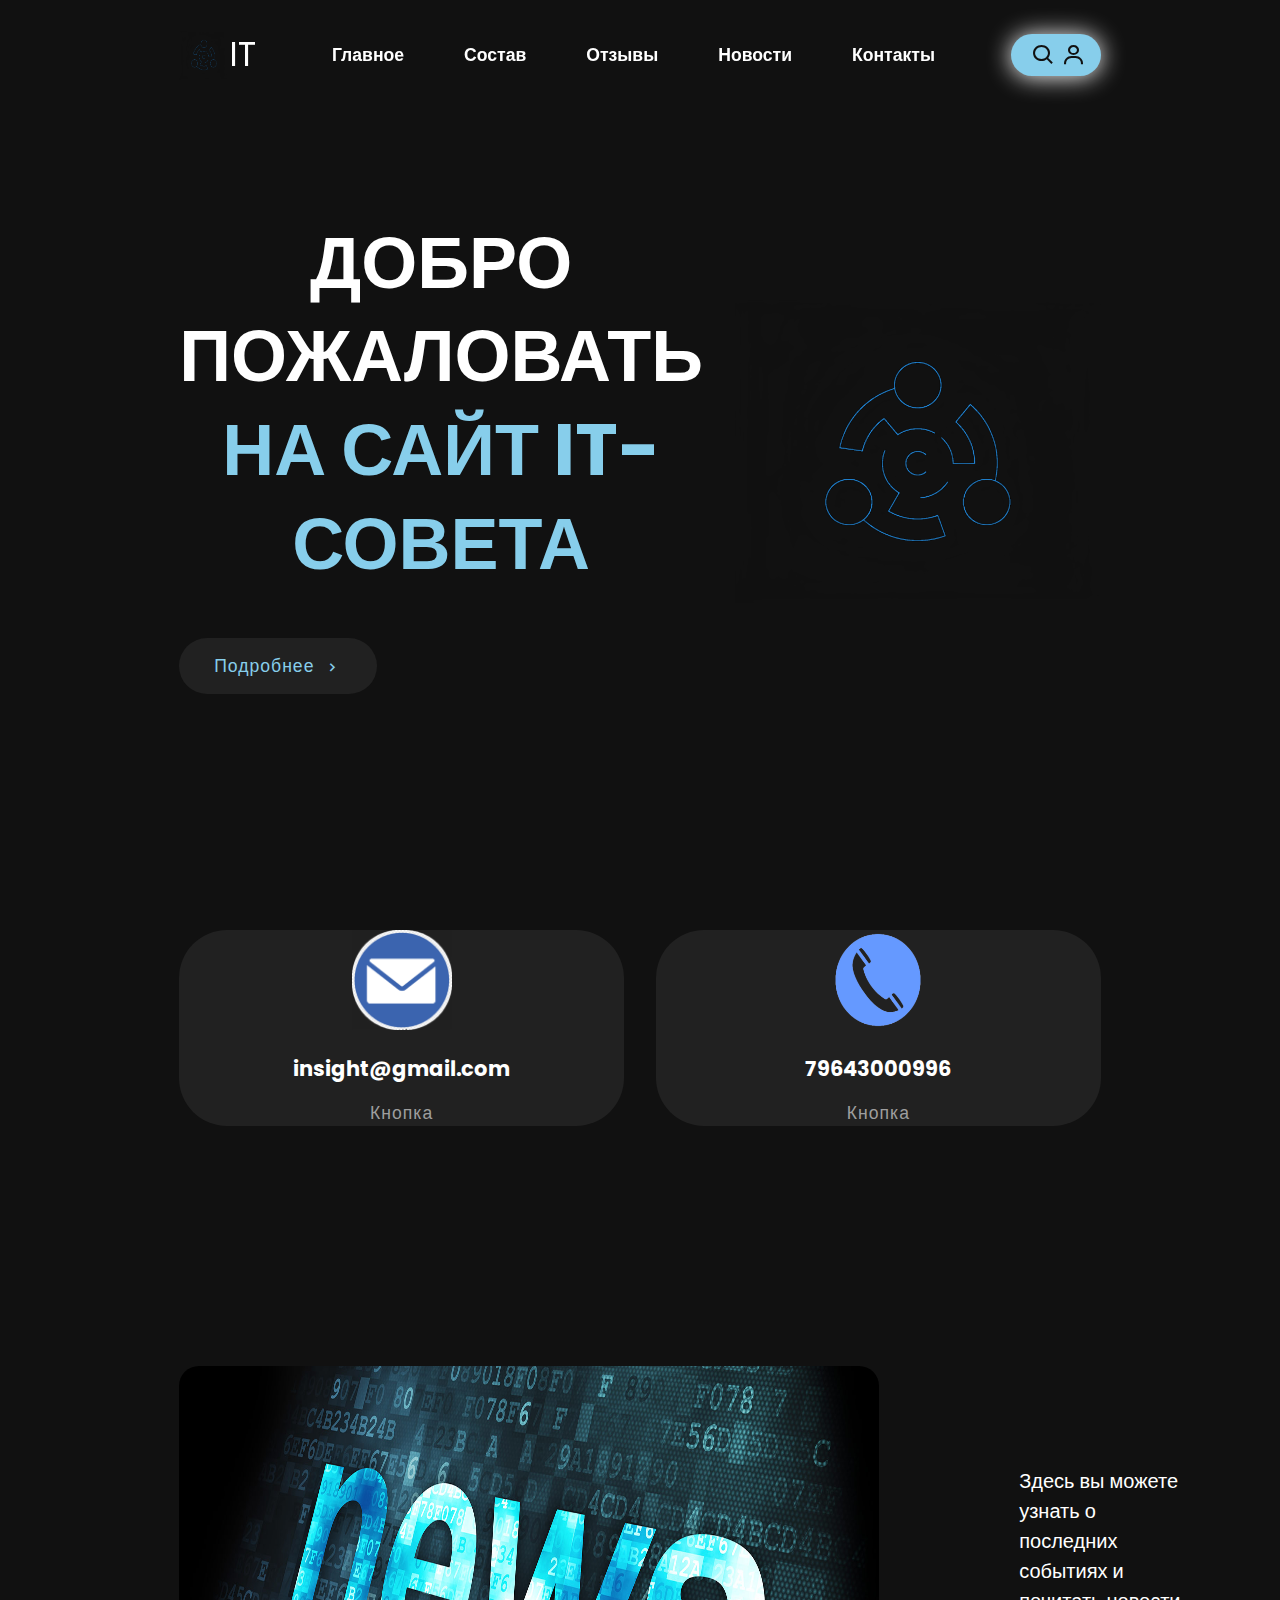
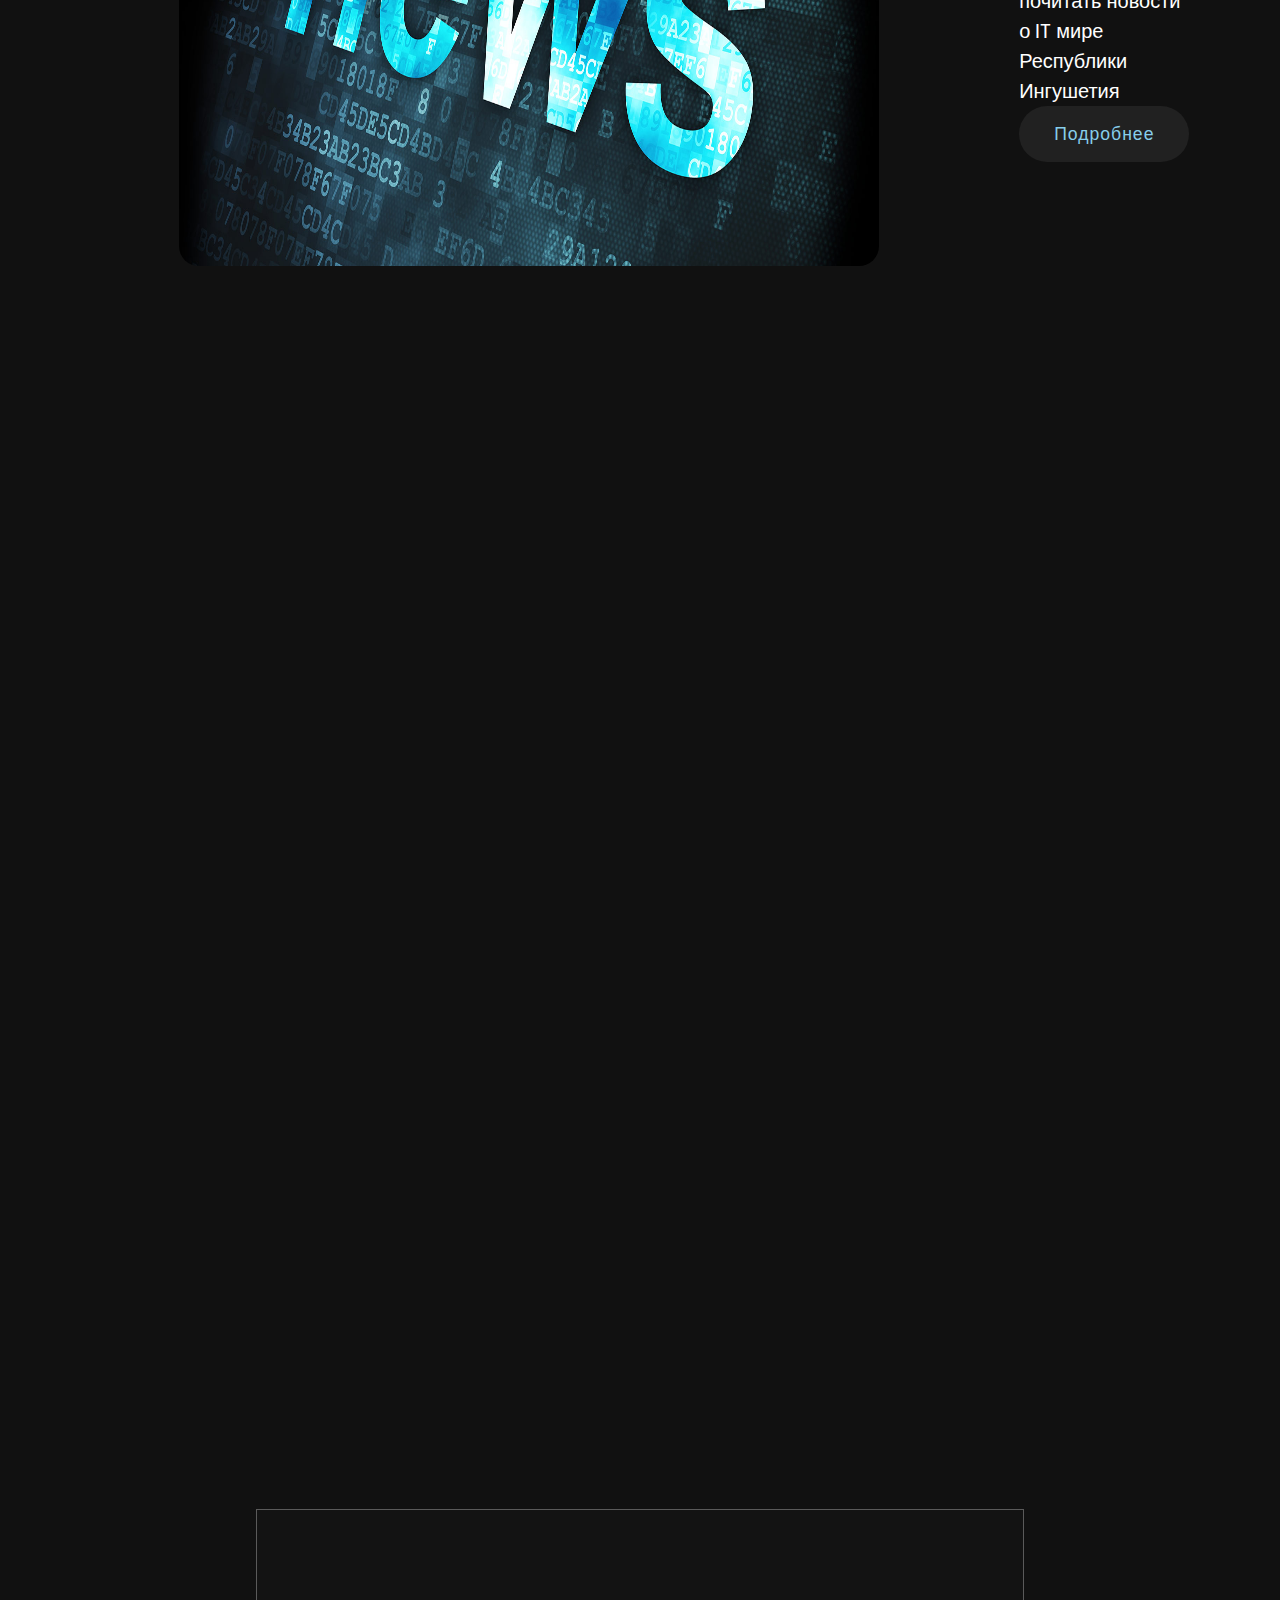
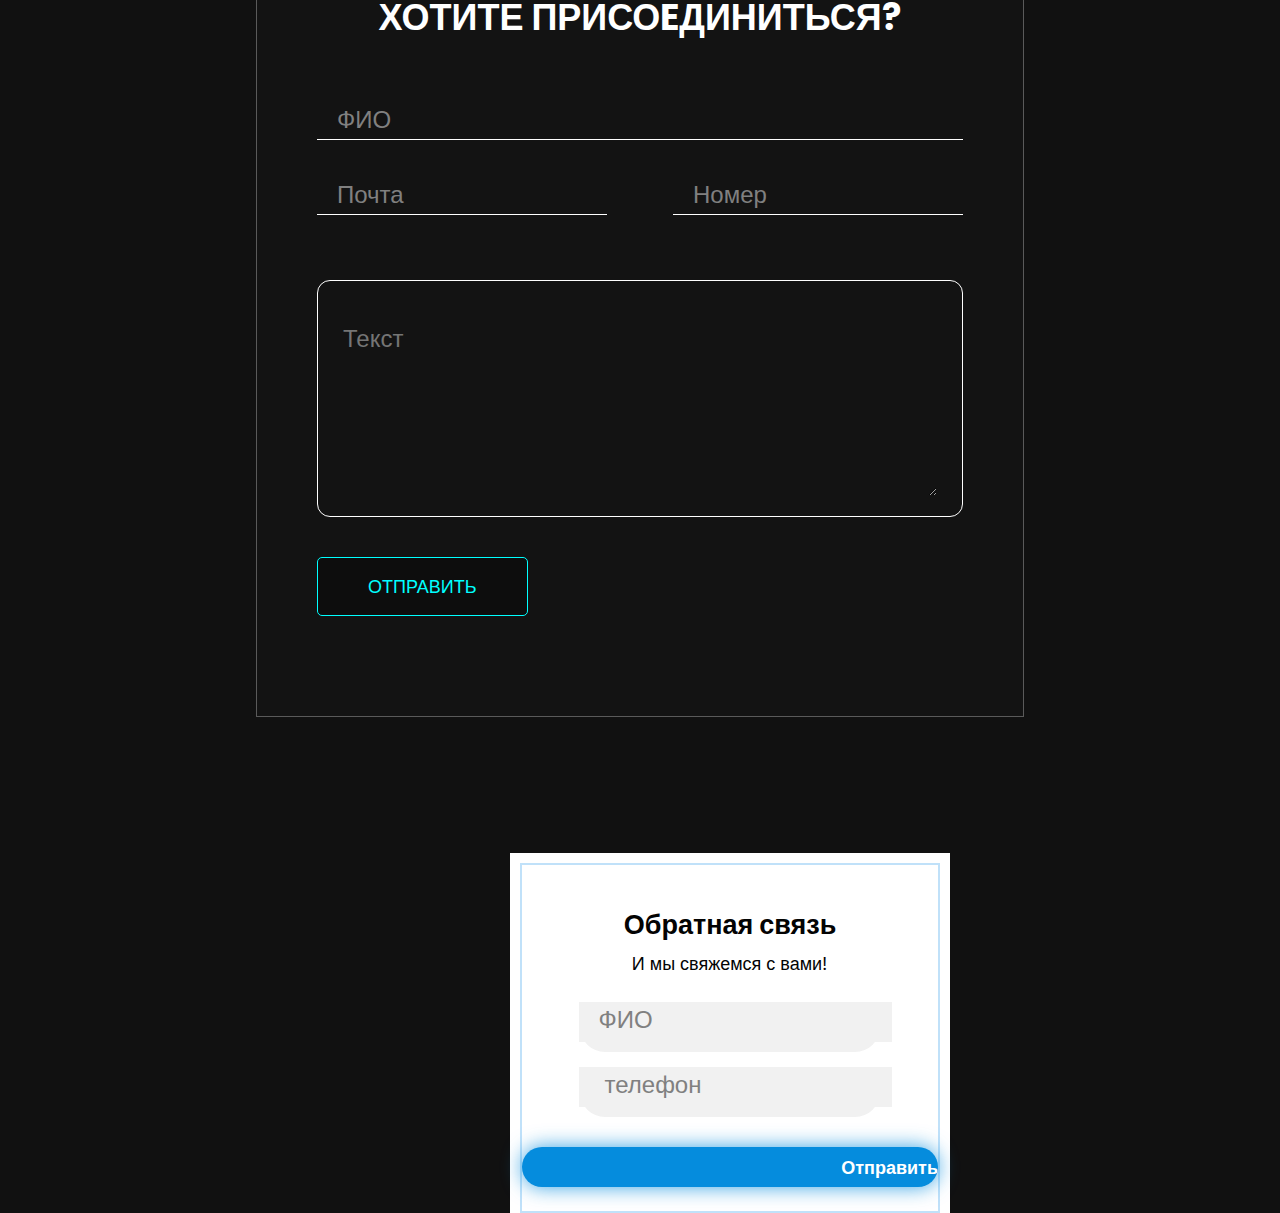
<file: index.html>
<!DOCTYPE html>
<html lang="en">
<head>
    <meta charset="UTF-8">
    <meta name="viewport" content="width=device-width, initial-scale=1.0">
    <title>IT-Совет   </title>

    <link rel="preconnect" href="https://fonts.googleapis.com">
    <link rel="preconnect" href="https://fonts.gstatic.com" crossorigin>
    <link href="https://fonts.googleapis.com/css2?family=Poppins:wght@300;400;500;600;700;800;900&display=swap" rel="stylesheet">

    <link rel="stylesheet" href="style.css">

    <link rel="stylesheet"  href="https://unpkg.com/boxicons@latest/css/boxicons.min.css">


    <link rel="stylesheet" href="https://unpkg.com/boxicons@latest/css/boxicons.min.css">



    

</head>
<body>
    <header>
        <a href="#" class="logo"><img src="./img/logo.png" alt="" width="50px" height="50px">IT </a>


        <ul class="navbar">
            <li><a href="index.html">Главное</a></li>
            <li><a href="nowosti.html">Состав</a></li>
            <li><a href="otzv.html">Отзывы</a></li>
            <li><a href="nowosti-ing.html">Новости</a></li>
            
            <li><a href="contact.html">Контакты</a></li>
            
        </ul>


        <div class="nav-icons">
            <a href="#"><i class='bx bx-search' ></i></a>
            <a href="login.html"><i class='bx bx-user'></i></a>
            
        </div>







    </header>





    <section class="home">
        <div class="home-text">
            <h1>Добро пожаловать <span>на сайт IT-Совета </span>   </h1>
            <a href="./nowosti.html" class="btn">Подробнее<i class='bx bx-chevron-right'></i></a>
           
        </div>

        <div class="home-img">
            <img src="img/logo.png" alt="" >
        </div>


    </section>




    <section class="deatelnost">
        <div class="container-box">
            <img src="./img/img-1.png" alt="" width="100px" height="100px">
            <h3>insight@gmail.com</h3>   
            <a href="#">Кнопка</a>
        </div>

        <div class="container-box">
            <img src="./img/img-2.png" alt="" width="100px" height="100px">
            <h3>79643000996</h3>   
            <a href="#">Кнопка</a>
        </div>


    </section>

<section class="nowosti">

    <img src="./img/nowosti.jpg" alt="" class="img-n">
  
    <div class="p-now">Здесь вы можете узнать о последних   событиях и почитать новости о IT мире Республики Ингушетия     <a href="./nowosti.html" class="btn">Подробнее</a></div>


</section>


<section>
    <p class="maps"><iframe src="https://www.google.com/maps/embed?pb=!1m18!1m12!1m3!1d753.9376070562298!2d44.8991478683068!3d43.192308916723114!2m3!1f0!2f0!3f0!3m2!1i1024!2i768!4f13.1!3m3!1m2!1s0x40506b5eaafa22e7%3A0xee7b13018b86f73c!2z0KHRgNC10LTQvdGP0Y8g0L7QsdGJ0LXQvtCx0YDQsNC30L7QstCw0YLQtdC70YzQvdCw0Y8g0YjQutC-0LvQsCDihJYgMiDRgS4g0KHRg9GA0YXQsNGF0Lg!5e0!3m2!1sru!2sru!4v1689000181109!5m2!1sru!2sru" width="800" height="600" style="border:0;" allowfullscreen="" loading="lazy" referrerpolicy="no-referrer-when-downgrade"></iframe></p>
</section>




    
    
        
        <div class="container1">
            <div class="form1">
                <h1>Хотите присоeдиниться?</h1>
                <div class="data__block">
                    <input type="text" class="name" placeholder="ФИО">
                    <input type="text" class="mail" placeholder="Почта">
                    <input type="text" class="phone" placeholder="Номер">
                </div>
                <div class="text__area">
                    
                    <textarea rows="5" placeholder="Текст"></textarea>
                </div>
                <button>Отправить</button>
            </div>
        </div>
    

   <div class="forma-home">
    <div class="form">
        <h2 class="txt">Обратная связь</h2>
        <p class="txt2">И мы свяжемся с вами!</p>
        <div class="formm">
            <span><i class="fsf"></i></span>
            <input type="text" placeholder="ФИО">        
        </div>
        <div class="formm">
            <span><i class="fsa"></i></span>
            <input type="number" placeholder=" телефон">
        

        </div>
    <input type="submit" class="send" value="Отправить"></div>
    
</div>



    <script src="./script.js"></script>
</body>
</html>
</file>
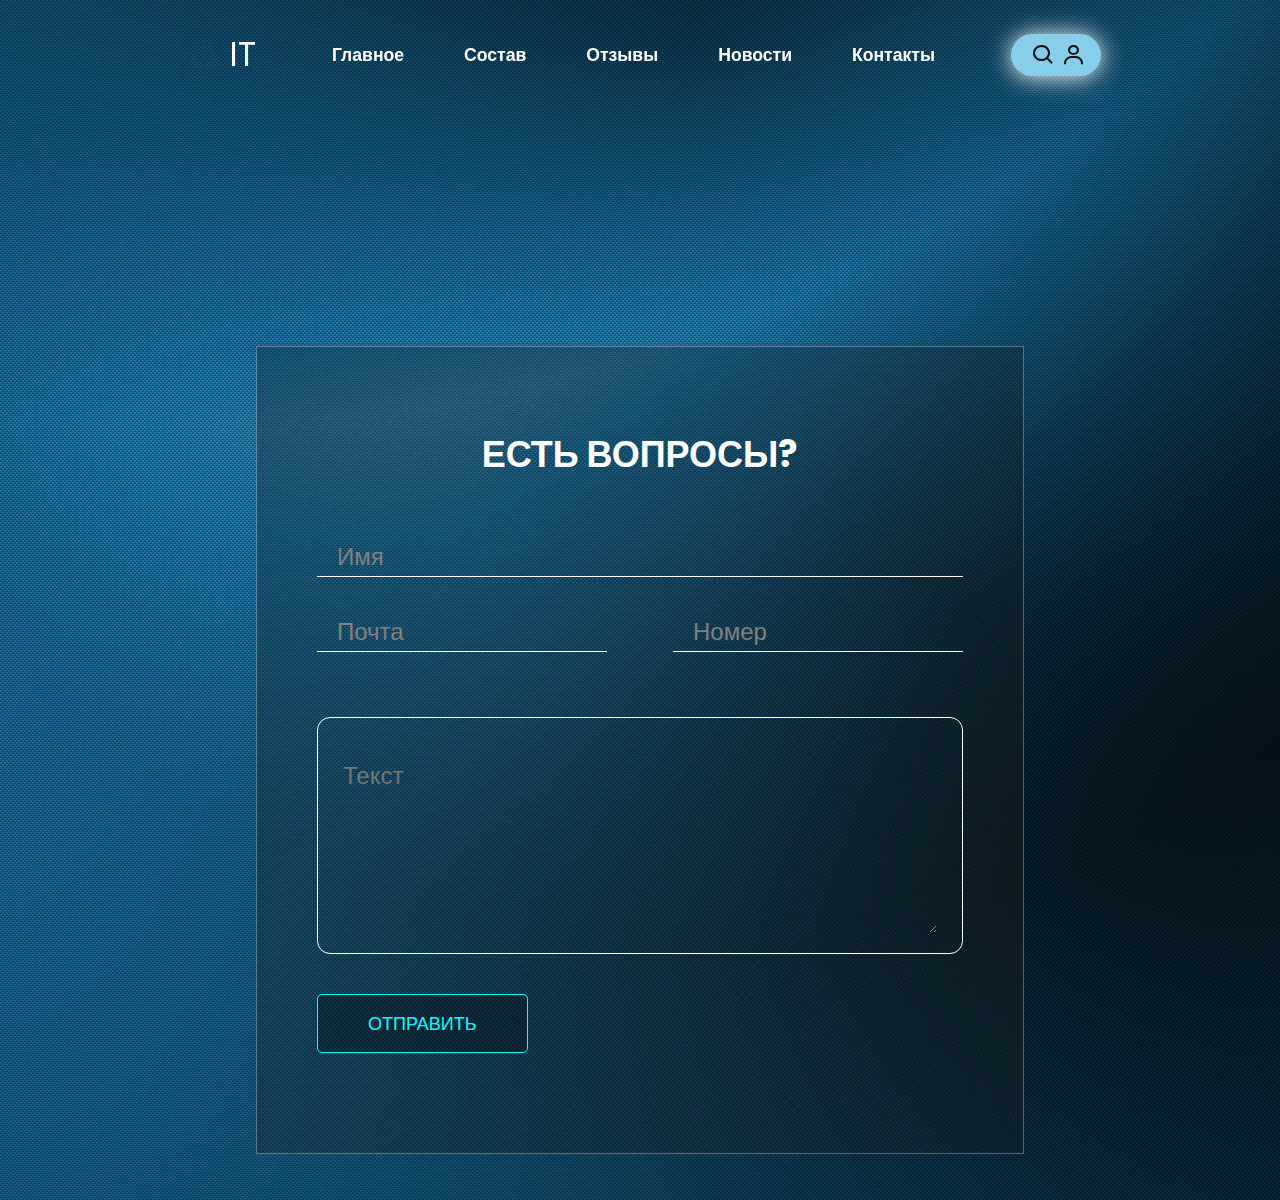
<file: contact.html>
<!DOCTYPE html>
<html lang="en">
<head>
    <meta charset="UTF-8">
    <meta name="viewport" content="width=device-width, initial-scale=1.0">
    <title>IT-Совет</title>

    <link rel="preconnect" href="https://fonts.googleapis.com">
    <link rel="preconnect" href="https://fonts.gstatic.com" crossorigin>
    <link href="https://fonts.googleapis.com/css2?family=Poppins:wght@300;400;500;600;700;800;900&display=swap" rel="stylesheet">

    <link rel="stylesheet" href="style2.css">

    <link rel="stylesheet"  href="https://unpkg.com/boxicons@latest/css/boxicons.min.css">


    <link rel="stylesheet" href="https://unpkg.com/boxicons@latest/css/boxicons.min.css">



    

</head>
<body>
    <header>
        <a href="#" class="logo"><img src="./img/logo.png" alt="" width="50px" height="50px">IT </a>


        <ul class="navbar">
            <li><a href="index.html">Главное</a></li>
            <li><a href="nowosti.html">Состав</a></li>
            <li><a href="otzv.html">Отзывы</a></li>
            <li><a href="nowosti-ing.html">Новости</a></li>
            
            <li><a href="contact.html">Контакты</a></li>
            
        </ul>


        <div class="nav-icons">
            <a href="#"><i class='bx bx-search' ></i></a>
            <a href="login.html"><i class='bx bx-user'></i></a>
            
        </div>







    </header>
     

<div class="container1">
    <div class="form1">
        <h1>Есть вопросы?</h1>
        <div class="data__block">
            <input type="text" class="name" placeholder="Имя">
            <input type="text" class="mail" placeholder="Почта">
            <input type="text" class="phone" placeholder="Номер">
        </div>
        <div class="text__area">
            
            <textarea rows="5" placeholder="Текст"></textarea>
        </div>
        <button>Отправить</button>
    </div>
</div>








    <script src="./script.js"></script>
</body>
</html>
</file>
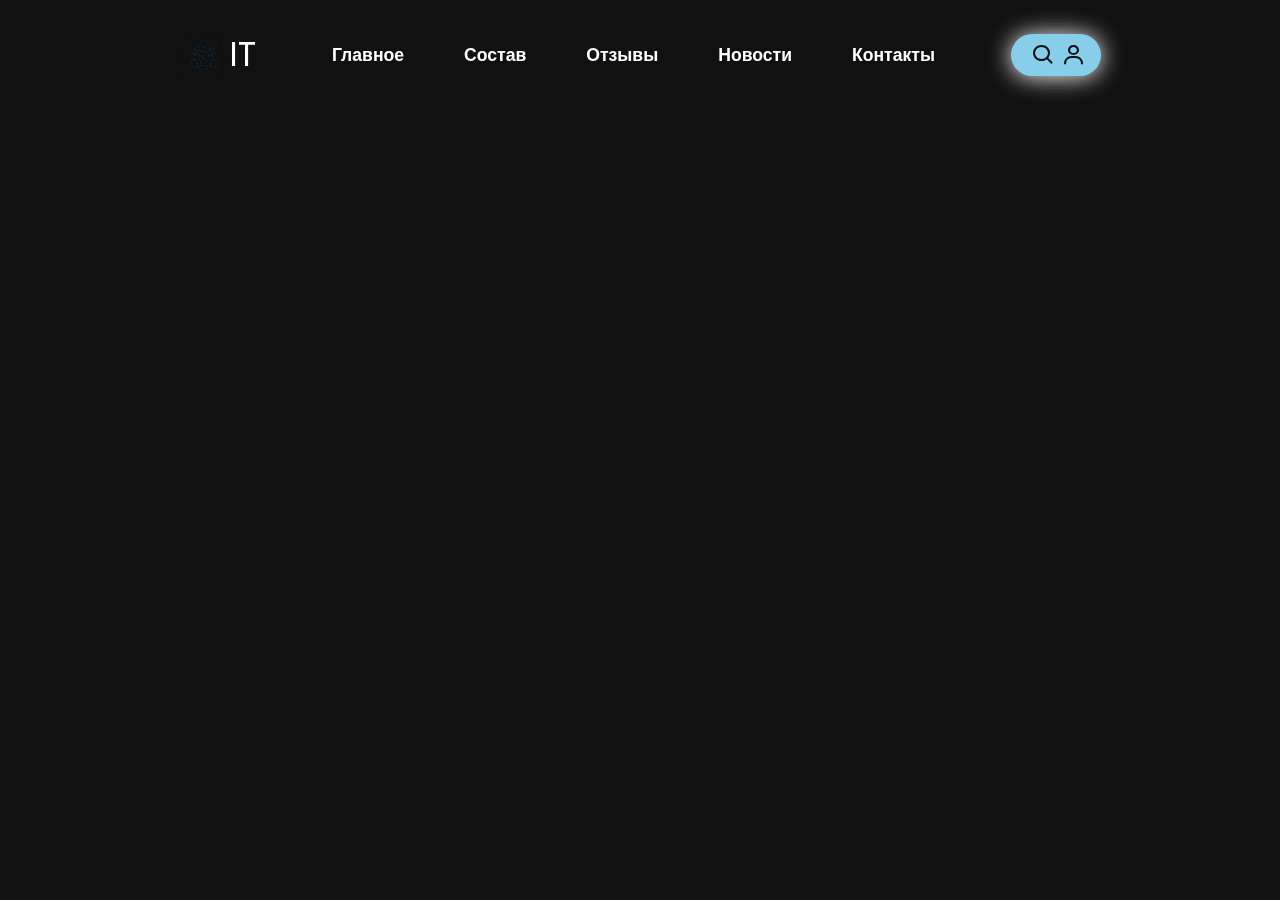
<file: maps.html>
<!DOCTYPE html>
<html lang="en">
<head>
    <meta charset="UTF-8">
    <meta name="viewport" content="width=device-width, initial-scale=1.0">
    <title>IT-Совет</title>

    <link rel="preconnect" href="https://fonts.googleapis.com">
    <link rel="preconnect" href="https://fonts.gstatic.com" crossorigin>
    <link href="https://fonts.googleapis.com/css2?family=Poppins:wght@300;400;500;600;700;800;900&display=swap" rel="stylesheet">

    <link rel="stylesheet" href="style.css">

    <link rel="stylesheet"  href="https://unpkg.com/boxicons@latest/css/boxicons.min.css">


    <link rel="stylesheet" href="https://unpkg.com/boxicons@latest/css/boxicons.min.css">



    

</head>
<body>
    <header>
        <a href="#" class="logo"><img src="./img/logo.png" alt="" width="50px" height="50px">IT </a>


        <ul class="navbar">
            <li><a href="index.html">Главное</a></li>
            <li><a href="nowosti.html">Состав</a></li>
            <li><a href="otzv.html">Отзывы</a></li>
            <li><a href="#">Новости</a></li>
            
            <li><a href="contact.html">Контакты</a></li>
            
        </ul>


        <div class="nav-icons">
            <a href="#"><i class='bx bx-search' ></i></a>
            <a href="login.html"><i class='bx bx-user'></i></a>
            
        </div>







    </header>

    <body>
    
    
    </body>
</file>
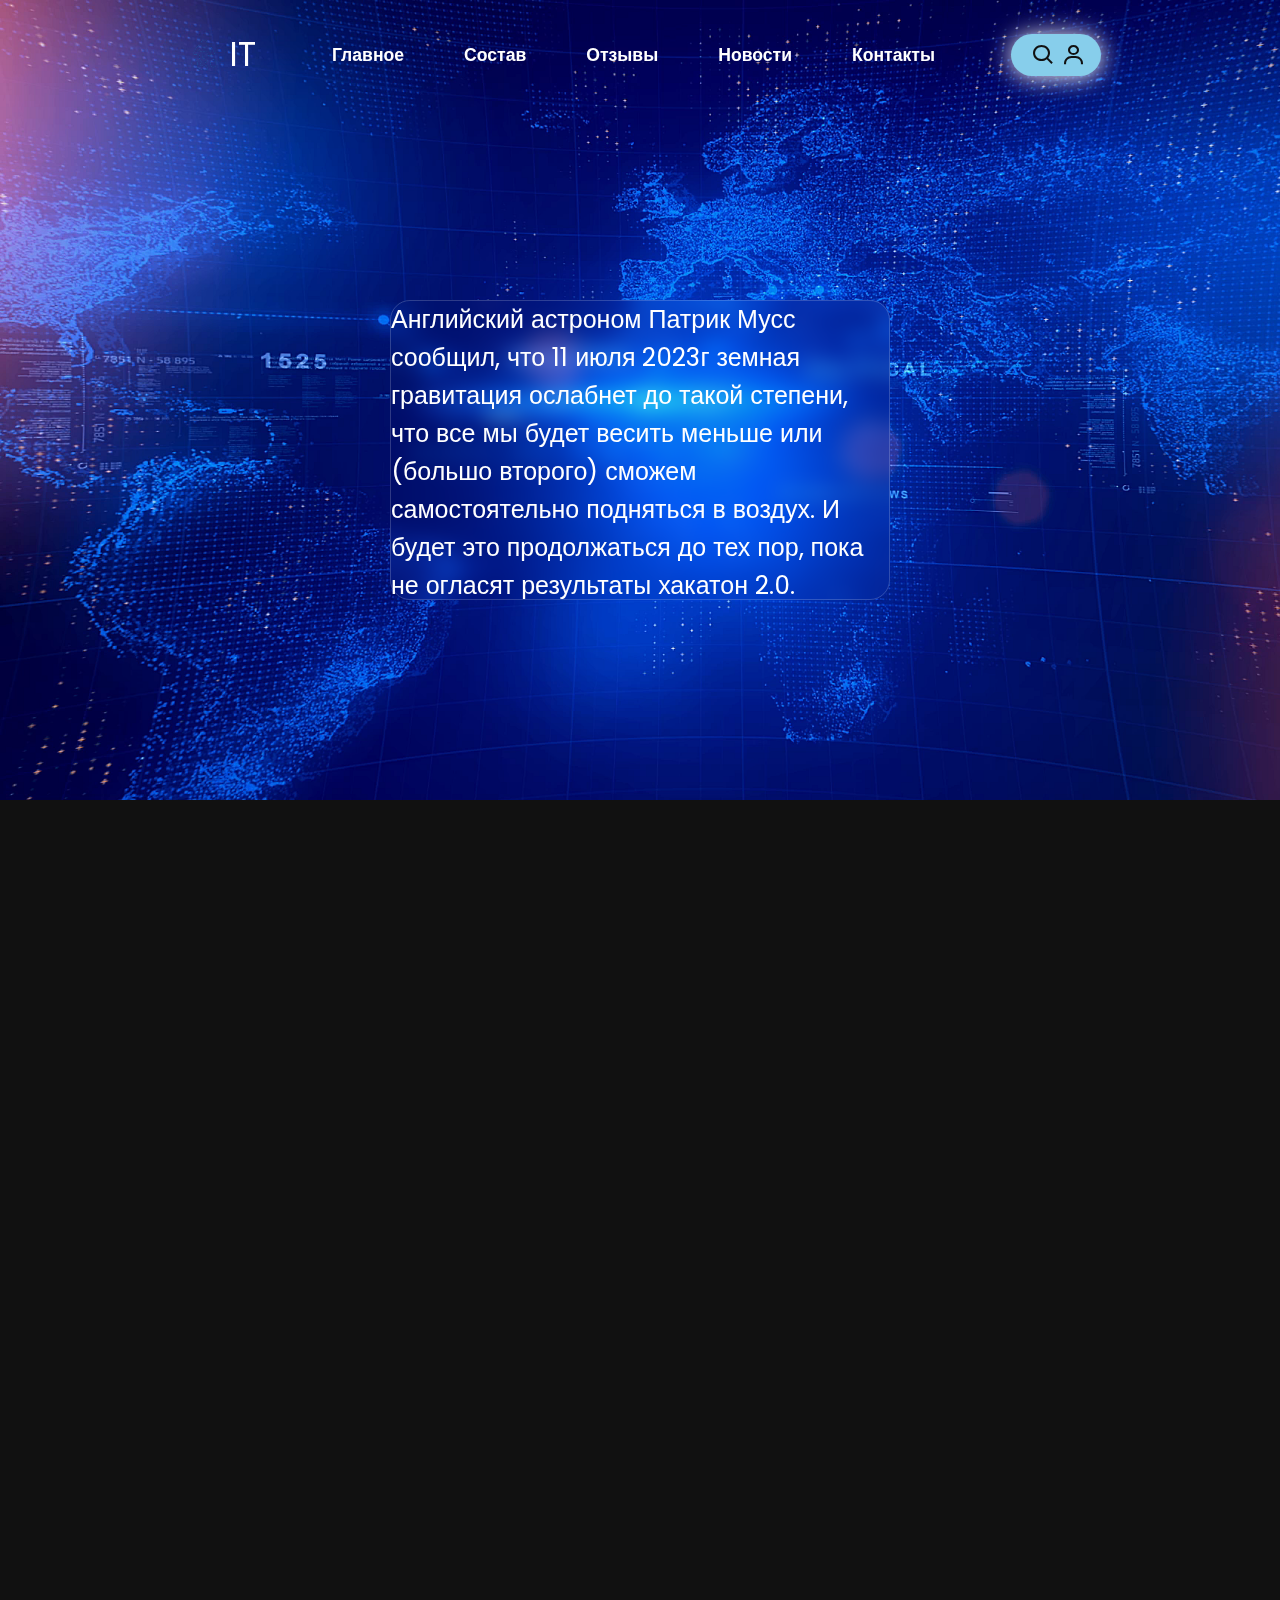
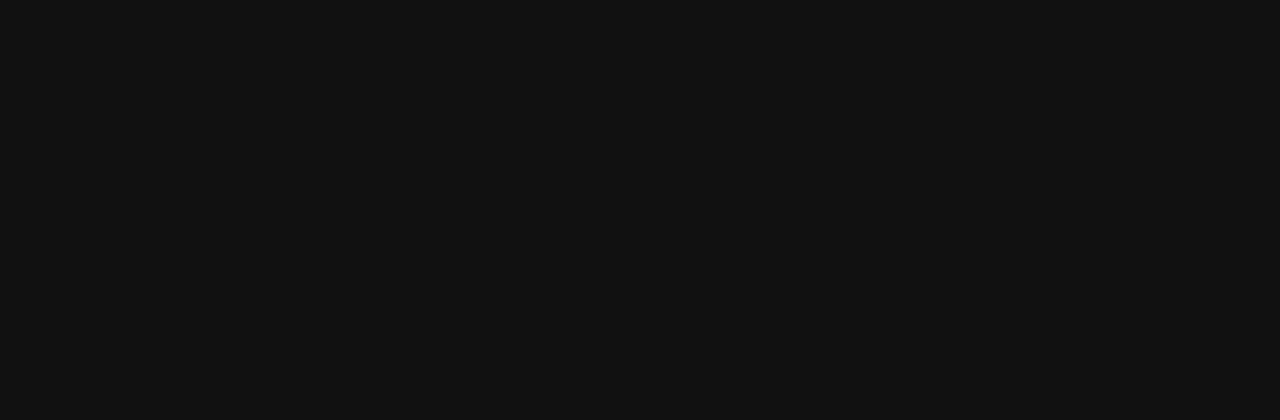
<file: nowosti-ing.html>
<!DOCTYPE html>
<html lang="en">
<head>
    <meta charset="UTF-8">
    <meta name="viewport" content="width=device-width, initial-scale=1.0">
    <title>IT-Совет</title>

    <link rel="preconnect" href="https://fonts.googleapis.com">
    <link rel="preconnect" href="https://fonts.gstatic.com" crossorigin>
    <link href="https://fonts.googleapis.com/css2?family=Poppins:wght@300;400;500;600;700;800;900&display=swap" rel="stylesheet">

    <link rel="stylesheet" href="style5.css">

    <link rel="stylesheet"  href="https://unpkg.com/boxicons@latest/css/boxicons.min.css">


    <link rel="stylesheet" href="https://unpkg.com/boxicons@latest/css/boxicons.min.css">



    

</head>
<body>
    <header>
        <a href="#" class="logo"><img src="./img/logo.png" alt="" width="50px" height="50px">IT </a>


        <ul class="navbar">
            <li><a href="index.html">Главное</a></li>
            <li><a href="nowosti.html">Состав</a></li>
            <li><a href="otzv.html">Отзывы</a></li>
            <li><a href="nowosti-ing.html">Новости</a></li>
            
            <li><a href="contact.html">Контакты</a></li>
            
        </ul>


        <div class="nav-icons">
            <a href="#"><i class='bx bx-search' ></i></a>
            <a href="login.html"><i class='bx bx-user'></i></a>
            
        </div>







    </header>




    <main>
        <section class="home001">
            <div class="div-12"> <div class="text-1">
                <main>
                    <div class="container glass"> <p> Английский астроном Патрик Мусс сообщил, что 11 июля 2023г земная гравитация ослабнет до такой степени, что все мы будет весить меньше или (большо второго) сможем самостоятельно подняться в воздух. И будет это продолжаться до тех пор, пока не огласят результаты хакатон 2.0.</p></div>
                   
                    </section>
                </main>
            </div>
        </div>
       
        </section>
    </main>



  

    <script src="./script.js"></script>
</body>
</html>
</file>
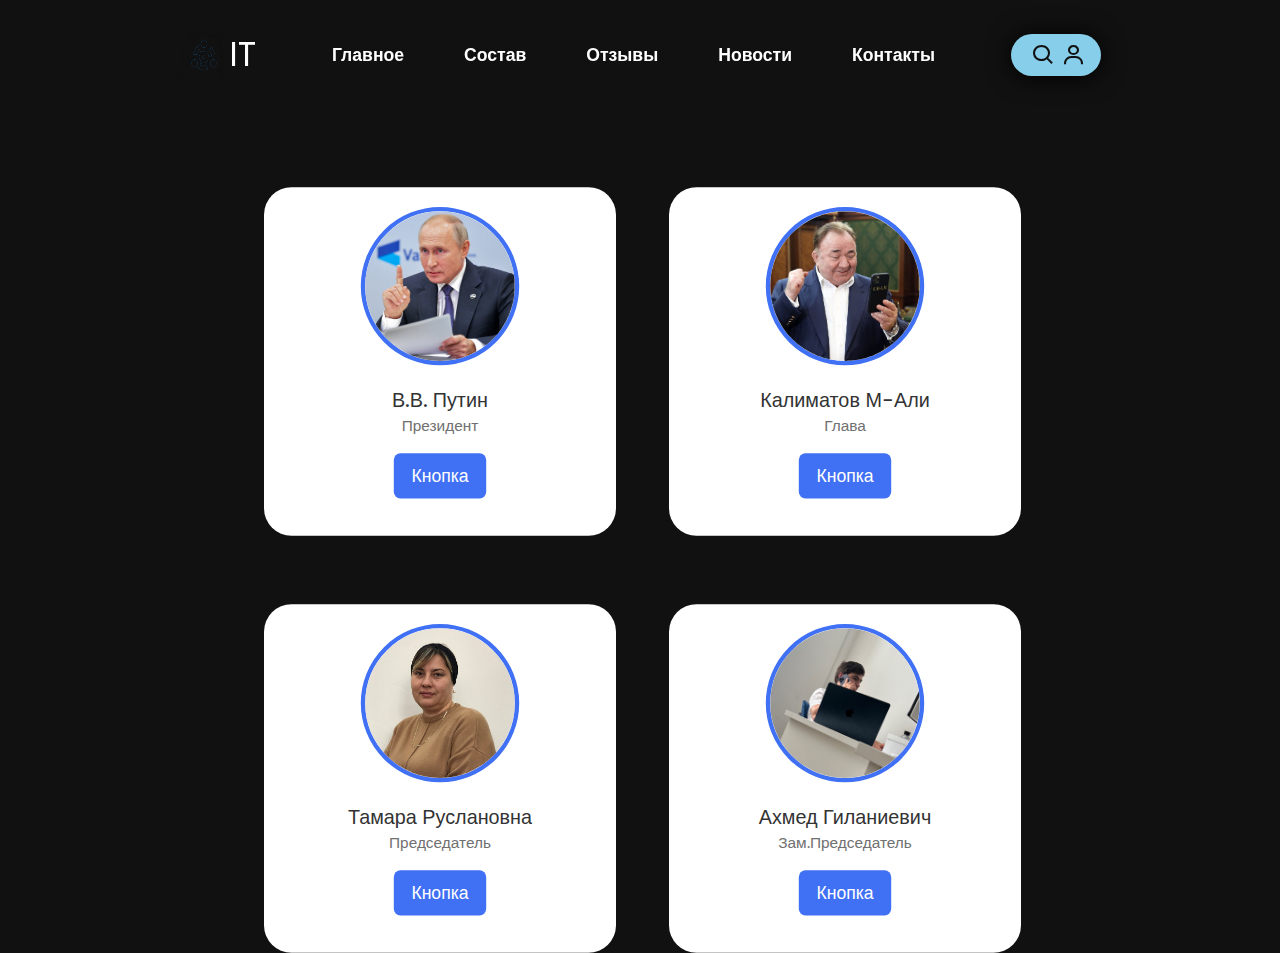
<file: nowosti.html>
<!DOCTYPE html>
<html lang="en">
<head>
    <meta charset="UTF-8">
    <meta name="viewport" content="width=device-width, initial-scale=1.0">
    <title>IT-Совет</title>

    <link rel="preconnect" href="https://fonts.googleapis.com">
    <link rel="preconnect" href="https://fonts.gstatic.com" crossorigin>
    <link href="https://fonts.googleapis.com/css2?family=Poppins:wght@300;400;500;600;700;800;900&display=swap" rel="stylesheet">

    <link rel="stylesheet" href="style3.css">

    <link rel="stylesheet"  href="https://unpkg.com/boxicons@latest/css/boxicons.min.css">


    <link rel="stylesheet" href="https://unpkg.com/boxicons@latest/css/boxicons.min.css">



    

</head>
<body>
    <header>
        <a href="#" class="logo"><img src="./img/logo.png" alt="" width="50px" height="50px">IT </a>


        <ul class="navbar">
            <li><a href="index.html">Главное</a></li>
            <li><a href="nowosti.html">Состав</a></li>
            <li><a href="otzv.html">Отзывы</a></li>
            <li><a href="nowosti-ing.html">Новости</a></li>
            
            <li><a href="contact.html">Контакты</a></li>
            
        </ul>


        <div class="nav-icons">
            <a href="#"><i class='bx bx-search' ></i></a>
            <a href="login.html"><i class='bx bx-user'></i></a>
            
        </div>







    </header>


<div class="slide-container">
    <div class="slide-content">
        <div class="card-wrapper">
            <div class="card">
                <div class="image-content">
                    <span class="overlay"></span>


                    <div class="card-image">
                        <img src="img/puti.jpg" alt="" class="card-img">
                    </div>
                    <div class="card-content">
                        <h2 class="name">В.В. Путин</h2>
                        <p class="description">Президент</p>
                        <button class="button1">Кнопка</button>
                    </div>  
                </div>

                

            </div>
        </div>
    </div>
    <div class="slide-content">
        <div class="card-wrapper">
            <div class="card">
                <div class="image-content">
                    <span class="overlay"></span>


                    <div class="card-image">
                        <img src="img/toma.jpg" alt="" class="card-img">
                    </div>
                    <div class="card-content">
                        <h2 class="name">Тамара Руслановна</h2>
                        <p class="description">Председатель </p>
                        <button class="button1">Кнопка</button>
                    </div>  
                </div>

                

            </div>
        </div>
    </div>
    



                

            </div>
        </div>
    </div>
</div>



<div class="slide-container">
    <div class="slide-content">
        <div class="card-wrapper">
            <div class="card">
                <div class="image-content">
                    <span class="overlay"></span>


                    <div class="card-image">
                        <img src="img/kalimatov.jpg" alt="" class="card-img">
                    </div>
                    <div class="card-content">
                        <h2 class="name">Калиматов М-Али</h2>
                        <p class="description">Глава</p>
                        <button class="button1">Кнопка</button>
                    </div>  
                </div>

                

            </div>
        </div>
    </div>
    <div class="slide-content">
        <div class="card-wrapper">
            <div class="card">
                <div class="image-content">
                    <span class="overlay"></span>


                    <div class="card-image">
                        <img src="img/akhma.jpg" alt="" class="card-img">
                    </div>
                    <div class="card-content">
                        <h2 class="name">Ахмед Гиланиевич</h2>
                        <p class="description">Зам.Председатель</p>
                        <button class="button1">Кнопка</button>
                    </div>  
                </div>

                

            </div>
        </div>
    </div>
    



                

            </div>
        </div>
    </div>
</div>












    <script src="./script.js"></script>
</body>
</html>
</file>
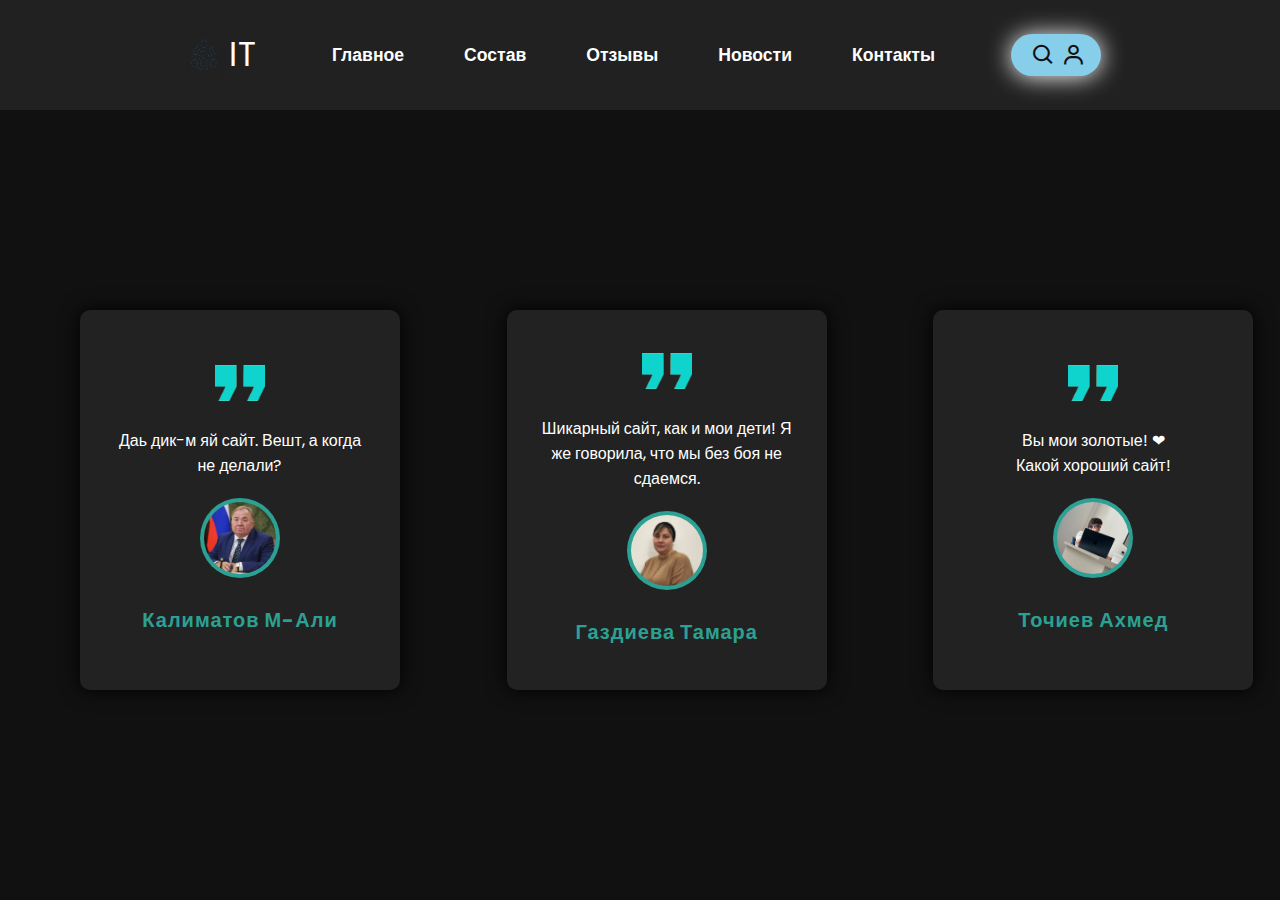
<file: otzv.html>
<!DOCTYPE html>
<html lang="en">
<head>
    <meta charset="UTF-8">
    <meta name="viewport" content="width=device-width, initial-scale=1.0">
    <title>IT-Совет</title>

    <link rel="preconnect" href="https://fonts.googleapis.com">
    <link rel="preconnect" href="https://fonts.gstatic.com" crossorigin>
    <link href="https://fonts.googleapis.com/css2?family=Poppins:wght@300;400;500;600;700;800;900&display=swap" rel="stylesheet">

    <link rel="stylesheet" href="style4.css">

    <link rel="stylesheet"  href="https://unpkg.com/boxicons@latest/css/boxicons.min.css">


    <link rel="stylesheet" href="https://unpkg.com/boxicons@latest/css/boxicons.min.css">



    

</head>
<body>
    <header>
        <a href="#" class="logo"><img src="./img/logo.png" alt="" width="50px" height="50px">IT </a>


        <ul class="navbar">
            <li><a href="index.html">Главное</a></li>
            <li><a href="nowosti.html">Состав</a></li>
            <li><a href="otzv.html">Отзывы</a></li>
            <li><a href="nowosti-ing.html">Новости</a></li>
            
            <li><a href="contact.html">Контакты</a></li>
            
        </ul>


        <div class="nav-icons">
            <a href="#"><i class='bx bx-search' ></i></a>
            <a href="login.html"><i class='bx bx-user'></i></a>
            
        </div>







    </header>



    <div class="container">
        <div class="block">
            <div class="content">
                <img src="img/quote.png" class="quote">
                <p>Даь дик-м яй сайт. Вешт, а когда не делали?</p>
                <img src="img/kalimatov-720x720.jpg" class="ppl">
                <h3>Калиматов М-Али</h3>
            </div>
        </div>
    </div>

    <div class="container">
        <div class="block">
            <div class="content">
                <img src="img/quote.png" class="quote">
                <p>Шикарный сайт, как и мои дети! Я же говорила, что мы без боя не сдаемся.</p>
                <img src="img/toma.jpg" class="ppl">
                <h3>Газдиева Тамара</h3>
            </div>
        </div>
    </div>

    <div class="container">
        <div class="block">
            <div class="content">
                <img src="img/quote.png" class="quote">
                <p>Вы мои золотые! &#10084; <br> Какой хороший сайт!</p>
                <img src="img/akhma.jpg" class="ppl">
                <h3>Точиев Ахмед</h3>
            </div>
        </div>
    </div>


    <section class="section">

    </section>


    <script src="./script.js"></script>
</body>
</html>
</file>
<file: style.css>
*{
    padding: 0;
    margin: 0;
    box-sizing: border-box;
    font-family: 'Poppins', sans-serif;
    list-style: none;
    text-decoration: none;
    scroll-behavior: smooth;
    scroll-padding-top: 3rem;
}
:root{
    --main-color: #87ceeb;
    --text-color: #fff;
    --other-color: #212121;
    --second-color: #9e9e9e;
    --bg-color: #111111;

    --bif-font: 4.5rem;
    --h2-font: 2.6rem;
    --p-font: 1.1rem;
}
body{
    background: var(--bg-color);
    color: var(--text-color);
}
header{
    position: fixed;
    width: 100%;
    top: 0;
    right: 0;
    z-index: 1000;
    display: flex;
    align-items: center;
    justify-content: space-between;
    background: transparent;
    padding: 30px 14%;
    transition: all .50s ease;
}
.logo{
    display: flex;
    align-items: center;
    color: var(--text-color);
    font-size: 33px;
}
.logo i{
    vertical-align: middle;
    margin-right: 8px;
    color: var(--main-color);
}
.navbar{
    display: flex;
}

.navbar a {
    color: var(--text-color);
    font-size: var(--p-font);
    font-weight: 600;
    margin: 0 30px;
    transition: all .50s ease;
}
.navbar a:hover{
    color: var(--main-color);
}
.nav-icons{
    display: flex;
    align-items: center;
    padding: 8px 15px;
    background: var(--main-color);
    border-radius: 3rem;
    box-shadow:      0px 1px 25px    ;
}
.nav-icons i{
    vertical-align: middle;
    font-size: 25px;
    color: var(--bg-color);
    margin-left: 5px;
    transition: all .50s ease;
}
.nav-icons i:hover{
    color: var(--text-color);
    transform: scale(1.1);
}
section{
    padding: 70px 14% 60px;
}
.home{
    position: relative;
    height: 100vh;
    width: 100%;
    display: grid;
    grid-template-columns: repeat(2, 1fr);
    align-items: center;
    gap: 2rem ;
}
.home-img img{
   
    width: 100%;
    height: auto;
}
.home-text h1{
    font-size: var(--bif-font);
    font-weight: 700;
    line-height: 1.3;
    margin-bottom: 3rem;
}
span{
    color: var(--main-color);
}
.btn{
    display: inline-block;
    padding: 15px 35px;
    background: var(--other-color);
    color: var(--main-color);
    font-size: var(--p-font);
    font-weight: 500;
    letter-spacing: 1px;
    border-radius: 3rem;
    transition: all .50s ease;
}
.btn i{
    vertical-align: middle;
    margin-left: 9px;
    font-size: 22pxs;
}
.btn:hover{
    background: var(--main-color);
    color: var(--bg-color);
}
.btn2{
    display: inline-block;
    margin-left: 30px;
    font-size: var(--p-font);
    letter-spacing: 1px;
    font-weight: 500;
    border-bottom: 3px solid var(--main-color);
    color: var(--main-color);
    transition: all .50s ease;
}
.btn2:hover{
    transform: scale(1.1) translateX(12px);
}
header.sticky{
    padding: 12px 14%;
    background: var(--other-color);
}
.deatelnost{
 
    padding: 30px 14% 70px;
    display: grid;
    grid-template-columns: repeat(auto-fit, minmax(300px, auto));
    gap: 2rem;
    text-align: center ;

}
.container-box{
    
    padding: 43pz 43px 43px 43px;
    background: var(--other-color);
    border-radius: 3rem;
    transition: all .50 ease    ;
}
.container-box:hover{
   transform: translateX(12px);
}
.container-box h3{
    font-size: 21px;
    font-weight: bold;
    margin: 16px 0;
        
}
.container-box a{
    color: var(--second-color);
    font-size: var(--p-font);
    letter-spacing: 1px;
    transition: all .50s ease;
}
.container-box a:hover{
    color: var(--main-color);
}
.nowosti{
    margin-right: 200px;
    display: flex;
}
.img-n{
   margin-top: 100px;
   height: 500px; 
   width: 700px;
   border-radius: 20px;

}
.p-now{
    margin-top: 200px;
    font-size: 20px;     
    margin-left: 140px; 
    
}
.text-1{
    display: flex;
   margin-top: 100px;
}
.maps{
    margin-left: 140px;
    padding-top: 100px;
}
.form {
    
    align-items: center ;
    background-color: #FFf;
    border: 2px solid #c0e1f9;
    box-shadow: 0 0 0 10px #fff;
    height: 350px;
    width: 420px;
    text-align: center;
}

.txt {
    font-size: 27px;
    margin: 40px 0 5px 0;
    color: #030303;
}
.txt2 {
    font-size: 18px;
    margin: 0;
    color: #030303;
    margin-bottom: 25px;
}

.formm { 
    
    background:#f1f1f1;
    height: 50px;
    border-radius: 50px;
    display: flex;
    justify-content: center;
    width: 300px;
    margin: 15px auto 0 auto;
}

.formm i {
    font-size: 17px;
    position: relative;
    top: 50%;
    transform: translate(0, -50%);
    padding-right: 10px;


}

.formm input {
    flex: .7;
    background: #f1f1f1;
    border: none;
    outline: none;
    font-size: 15px;

}

.send {
    align-items: center;
    justify-content: center;
    border: none;
    color: #fff;
    background: #058cdd;
    width: 80px;
    height: 40px;
    border-radius: 40px;
    font-weight: bold;
    font-size: 18px;
    margin-top: 30px;
    box-shadow: 0 0 20px 0 rgba(5, 140, 221, .8);
}

.send:hover {
    box-shadow: 0 0 25px 5px rgba(5, 140, 221, .1);
    outline: none;
}

.container1{
    margin-top: 300px;
    height: 100vh;
    display: flex;
    align-items: center;
    justify-content: center;
}

.form1{
    width: 768px;
    padding: 80px 60px 100px;
    background: rgba(26, 25, 25, 0.3);
    backdrop-filter: blur(255, 255, 255, 0.3);
    border: 1px solid rgba(255, 255, 255, 0.3);
}
h1{
    font-size: 36px;
    text-align: center;
    color: #fff;
    text-transform: uppercase;
}
.data__block{
    display: flex;
    justify-content: space-between;
    flex-wrap: wrap;
    row-gap: 35px;
    margin-top: 55px;
    
}
input{
    background: transparent;
    height: 40px;
    border: none;
    border-bottom: 1px solid #fff;
    padding-left: 20px;
    font-size: 24px;
    color: #fff;
}
input::placeholder{
    font-size: 24px;
    color: gray;
}
input:focus::placeholder{
    color: darkslategray;
}
input:focus{
    outline: none
}
.name{
    width: 100%;
}
.mail{
    width: 290px;
}
.phone{
    width: 290px;

}
.text__area{
    margin-top: 65px;
    border: 1px solid ;
    border-radius: 13px;
    padding: 20px 25px;
    display: flex;
    flex-direction: column;

}
.message{
    font-size: 24px;
    color: gray;
}
textarea{
    margin-top: 20px;
    background: transparent;
    border: none;
    font-size: 24px;
    color: #fff;
}
textarea:focus::placeholder{
    color: darkslategray;
}
textarea:focus{
    outline: none;
}
.send{
    width: 100%;
    text-align: right;
}
button{
    padding: 15px 50px;
    text-decoration: none;
    text-transform: uppercase;
    font-size: 18px;
    color: aqua;
    border-radius: 5px;
    border: 1px solid aqua;
    background: rgba(0, 0, 0, 0.3);
    margin-top: 40px;
}
button:hover{
    background: #0000008a;
}
button:active{
    transform: translateY(2px)
}
header.sticky{
    padding: 12px 14%;
    background: var(--other-color);
}   
.forma-home{
    padding-top: 100px;
    padding-left: 520px;
}
</file>
<file: style2.css>
*{
    margin: 0;
    padding: 0;
    box-sizing: border-box;
}

body{
   background: url(./img/photo1688989744.jpg);

}
*{
    padding: 0;
    margin: 0;
    box-sizing: border-box;
    font-family: 'Poppins', sans-serif;
    list-style: none;
    text-decoration: none;
    scroll-behavior: smooth;
    scroll-padding-top: 3rem;
}
:root{
    --main-color: #87ceeb;
    --text-color: #fff;
    --other-color: #212121;
    --second-color: #9e9e9e;
    --bg-color: #111111;

    --bif-font: 4.5rem;
    --h2-font: 2.6rem;
    --p-font: 1.1rem;
}
body{
    
    color: var(--text-color);
}
header{
    position: fixed;
    width: 100%;
    top: 0;
    right: 0;
    z-index: 1000;
    display: flex;
    align-items: center;
    justify-content: space-between;
    background: transparent;
    padding: 30px 14%;
    transition: all .50s ease;
}
.logo{
    display: flex;
    align-items: center;
    color: var(--text-color);
    font-size: 33px;
}
.logo i{
    vertical-align: middle;
    margin-right: 8px;
    color: var(--main-color);
}
.navbar{
    display: flex;
}

.navbar a {
    color: var(--text-color);
    font-size: var(--p-font);
    font-weight: 600;
    margin: 0 30px;
    transition: all .50s ease;
}
.navbar a:hover{
    color: var(--main-color);
}
.nav-icons{
    display: flex;
    align-items: center;
    padding: 8px 15px;
    background: var(--main-color);
    border-radius: 3rem;
    box-shadow:      0px 1px 25px    ;
}
.nav-icons i{
    vertical-align: middle;
    font-size: 25px;
    color: var(--bg-color);
    margin-left: 5px;
    transition: all .50s ease;
}
.nav-icons i:hover{
    color: var(--text-color);
    transform: scale(1.1);
}
.container1{
    margin-top: 300px;
    height: 100vh;
    display: flex;
    align-items: center;
    justify-content: center;
}

.form1{
    width: 768px;
    padding: 80px 60px 100px;
    background: rgba(26, 25, 25, 0.3);
    backdrop-filter: blur(255, 255, 255, 0.3);
    border: 1px solid rgba(255, 255, 255, 0.3);
}
h1{
    font-size: 36px;
    text-align: center;
    color: #fff;
    text-transform: uppercase;
}
.data__block{
    display: flex;
    justify-content: space-between;
    flex-wrap: wrap;
    row-gap: 35px;
    margin-top: 55px;
    
}
input{
    background: transparent;
    height: 40px;
    border: none;
    border-bottom: 1px solid #fff;
    padding-left: 20px;
    font-size: 24px;
    color: #fff;
}
input::placeholder{
    font-size: 24px;
    color: gray;
}
input:focus::placeholder{
    color: darkslategray;
}
input:focus{
    outline: none
}
.name{
    width: 100%;
}
.mail{
    width: 290px;
}
.phone{
    width: 290px;

}
.text__area{
    margin-top: 65px;
    border: 1px solid ;
    border-radius: 13px;
    padding: 20px 25px;
    display: flex;
    flex-direction: column;

}
.message{
    font-size: 24px;
    color: gray;
}
textarea{
    margin-top: 20px;
    background: transparent;
    border: none;
    font-size: 24px;
    color: #fff;
}
textarea:focus::placeholder{
    color: darkslategray;
}
textarea:focus{
    outline: none;
}
.send{
    width: 100%;
    text-align: right;
}
button{
    padding: 15px 50px;
    text-decoration: none;
    text-transform: uppercase;
    font-size: 18px;
    color: aqua;
    border-radius: 5px;
    border: 1px solid aqua;
    background: rgba(0, 0, 0, 0.3);
    margin-top: 40px;
}
button:hover{
    background: #0000008a;
}
button:active{
    transform: translateY(2px)
}
header.sticky{
    padding: 12px 14%;
    background: var(--other-color);
}
</file>
<file: style5.css>
*{
    padding: 0;
    margin: 0;
    box-sizing: border-box;
    font-family: 'Poppins', sans-serif;
    list-style: none;
    text-decoration: none;
    scroll-behavior: smooth;
    scroll-padding-top: 3rem;
}
:root{
    --main-color: #87ceeb;
    --text-color: #fff;
    --other-color: #212121;
    --second-color: #9e9e9e;
    --bg-color: #111111;

    --bif-font: 4.5rem;
    --h2-font: 2.6rem;
    --p-font: 1.1rem;
}
body{
    background: var(--bg-color);
    color: var(--text-color);
}
header{
    position: fixed;
    width: 100%;
    top: 0;
    right: 0;
    z-index: 1000;
    display: flex;
    align-items: center;
    justify-content: space-between;
    background: transparent;
    padding: 30px 14%;
    transition: all .50s ease;
}
.logo{
    display: flex;
    align-items: center;
    color: var(--text-color);
    font-size: 33px;
}
.logo i{
    vertical-align: middle;
    margin-right: 8px;
    color: var(--main-color);
}
.navbar{
    display: flex;
}

.navbar a {
    color: var(--text-color);
    font-size: var(--p-font);
    font-weight: 600;
    margin: 0 30px;
    transition: all .50s ease;
}
.navbar a:hover{
    color: var(--main-color);
}
.nav-icons{
    display: flex;
    align-items: center;
    padding: 8px 15px;
    background: var(--main-color);
    border-radius: 3rem;
    box-shadow:      0px 1px 25px    ;
}
.nav-icons i{
    vertical-align: middle;
    font-size: 25px;
    color: var(--bg-color);
    margin-left: 5px;
    transition: all .50s ease;
}
.nav-icons i:hover{
    color: var(--text-color);
    transform: scale(1.1);
}
.home001{
    width: 100%;
    height: 800px;
    background-image: url(./img/banner-img.png);
    background-size: cover;
}
header.sticky{
    padding: 12px 14%;
    background: var(--other-color);
}
.text-1{
    width: 900px;
    height: 400px;
    border-radius: 20px;
    justify-content: center;
    display: flex;
    align-items: center;
    font-size: 25px;
}
.div-12{
    height: 2020px;
    border-radius: 50%;
    padding-top: 250px;
    display: flex;
    justify-content: center;
}
.text-1 > p{
    padding-left: 35px;
    padding-right: 35px;
    display: flex;
    justify-content: center;
    align-items: center;
}

.container { 
    width: 500px; 
    height: 300px; 
    margin: 200px auto; 
} 

.glass{ 
background: linear-gradient(135deg, rgba(255,255,255,0.1),rgba (255,255,255,0)); 
backdrop-filter: blur(10px); 
-webkit-backdrop-filter: blur(10px); 
border-radius: 20px; 
border: 1px solid rgba(255,255,255,0.18); 
box-shadow: 0 8px 32px 0 rgba (0,0,0,0.37);
}
</file>
<file: style3.css>
*{
    padding: 0;
    margin: 0;
    box-sizing: border-box;
    font-family: 'Poppins', sans-serif;
    list-style: none;
    text-decoration: none;
    scroll-behavior: smooth;
    scroll-padding-top: 3rem;
}
:root{
    --main-color: #87ceeb;
    --text-color: #fff;
    --other-color: #212121;
    --second-color: #9e9e9e;
    --bg-color: #111111;

    --bif-font: 4.5rem;
    --h2-font: 2.6rem;
    --p-font: 1.1rem;
}
body{
    background: var(--bg-color);
    min-height: 100vh;
    display: flex;
    align-items: center;
    justify-content: center;
    padding: 3px;
    
}
header{
    position: fixed;
    width: 100%;
    top: 0;
    right: 0;
    z-index: 1000;
    display: flex;
    align-items: center;
    justify-content: space-between;
    background: transparent;
    padding: 30px 14%;
    transition: all .50s ease;
}
.logo{
    display: flex;
    align-items: center;
    color: var(--text-color);
    font-size: 33px;
}
.logo i{
    vertical-align: middle;
    margin-right: 8px;
    color: var(--main-color);
}
.navbar{
    display: flex;
}

.navbar a {
    color: var(--text-color);
    font-size: var(--p-font);
    font-weight: 600;
    margin: 0 30px;
    transition: all .50s ease;
}
.navbar a:hover{
    color: var(--main-color);
}
.nav-icons{
    display: flex;
    align-items: center;
    padding: 8px 15px;
    background: var(--main-color);
    border-radius: 3rem;
    box-shadow:      0px 1px 25px    ;
}
.nav-icons i{
    vertical-align: middle;
    font-size: 25px;
    color: var(--bg-color);
    margin-left: 5px;
    transition: all .50s ease;
}
.nav-icons i:hover{
    color: var(--text-color);
    transform: scale(1.1);
}
section{
    padding: 70px 14% 60px;
}
.home{
    position: relative;
    height: 100vh;
    width: 100%;
    display: grid;
    grid-template-columns: repeat(2, 1fr);
    align-items: center;
    gap: 2rem ;
}
.home-img img{
   
    width: 100%;
    height: auto;
}
.home-text h1{
    font-size: var(--bif-font);
    font-weight: 700;
    line-height: 1.3;
    margin-bottom: 3rem;
}
span{
    color: var(--main-color);
}
.btn{
    display: inline-block;
    padding: 15px 35px;
    background: var(--other-color);
    color: var(--main-color);
    font-size: var(--p-font);
    font-weight: 500;
    letter-spacing: 1px;
    border-radius: 3rem;
    transition: all .50s ease;
}
.btn i{
    vertical-align: middle;
    margin-left: 9px;
    font-size: 22pxs;
}
.btn:hover{
    background: var(--main-color);
    color: var(--bg-color);
}
.btn2{
    display: inline-block;
    margin-left: 30px;
    font-size: var(--p-font);
    letter-spacing: 1px;
    font-weight: 500;
    border-bottom: 3px solid var(--main-color);
    color: var(--main-color);
    transition: all .50s ease;
}
.btn2:hover{
    transform: scale(1.1) translateX(12px);
}
header.sticky{
    padding: 12px 14%;
    background: var(--other-color);
}
.card-image{
    position: relative;
    height: 150px;
    width: 150px;
    border-radius: 50%;
    background: #fff;
    padding: 3px;
    
}
.card-image .card-img{
    transition: all .50s ease;
    height: 100%;
    width: 100%;
    object-fit: cover;
    border-radius: 50%;
    border: 4px solid #4070f4;
}
.card{
        vertical-align: middle;
        font-size: 25px;
      
        margin-left: 5px;
        transition: all .50s ease;

        color: var(--text-color);
        transform: scale(1.1);
    
    border-radius: 25px;
    background-color: #fff;
    width: 320px;

}

.card:hover{
    color: var(--text-color);
    transform: scale(1.1);
}
.slide-content{
    margin: 0 40px;
    margin-top: 100px;
}
.image-content,
.card-content{
    transition: all .50s ease;
    
    padding: 10px 14px;
    display: flex;
    flex-direction: column;
    align-items: center;
    padding: 10px 14px;
}
.name{
    font-size: 18px;
    font-weight: 500;
    color: #333;

}
.description{
    font-size: 14px;
    color: #707070;
    text-align: center;
}
.image-content{
    row-gap: 5px;
    position: relative;

}
.button1{
    border: none;
    font-size: 16px;
    color: #fff;
    padding: 8px 16px;
    background-color: #4070f4;
    border-radius: 6px;
    margin: 14px;
    cursor: pointer;
    transition: all .3s ease;
}
.button1:hover{
    background: #265df2;
}
.overlay{
    padding: absolute;
    height: 100%;
    width: 100%;
    background-color: #4070f4;
    left: 0;
    top: 0;


}
.slide-container{
    margin-top: 100px;
    display: inline-block;
}
.card-content:hover{
    transform: translateX(8px);
}
.card-img:hover{
    transform: translateX(8px);
}
</file>
<file: style4.css>
*{
    padding: 0;
    margin: 0;
    box-sizing: border-box;
    font-family: 'Poppins', sans-serif;
    list-style: none;
    text-decoration: none;
    scroll-behavior: smooth;
    scroll-padding-top: 3rem;
}
:root{
    --main-color: #87ceeb;
    --text-color: #fff;
    --other-color: #212121;
    --second-color: #9e9e9e;
    --bg-color: #111111;

    --bif-font: 4.5rem;
    --h2-font: 2.6rem;
    --p-font: 1.1rem;
}
body{
    background: var(--bg-color);
    color: var(--text-color);
    display: flex;
    justify-content: center;
    align-items: center;
    height: 100vh;
   
}
header{
    position: fixed;
    width: 100%;
    top: 0;
    right: 0;
    z-index: 1000;
    display: flex;
    align-items: center;
    justify-content: space-between;
    background: var(--other-color);
    padding: 30px 14%;
    transition: all .50s ease;
}
.logo{
    display: flex;
    align-items: center;
    color: var(--text-color);
    font-size: 33px;
}
.logo i{
    vertical-align: middle;
    margin-right: 8px;
    color: var(--main-color);
}
.navbar{
    display: flex;
}

.navbar a {
    color: var(--text-color);
    font-size: var(--p-font);
    font-weight: 600;
    margin: 0 30px;
    transition: all .50s ease;
}
.navbar a:hover{
    color: var(--main-color);
}
.nav-icons{
    display: flex;
    align-items: center;
    padding: 8px 15px;
    background: var(--main-color);
    border-radius: 3rem;
    box-shadow:      0px 1px 25px    ;
}
.nav-icons i{
    vertical-align: middle;
    font-size: 25px;
    color: var(--bg-color);
    margin-left: 5px;
    transition: all .50s ease;
}
.nav-icons i:hover{
    color: var(--text-color);
    transform: scale(1.1);
}
.container {
    padding-top: 100px;
    padding-left: 80px;
    position: relative;
    width: 1100px;
    display: flex;
    justify-content: space-between;
    align-items: center;
}

.container .block {
    position: relative;
    display: flex;
    justify-content: center;
    align-items: center;
    width: 320px;
    height: 380px;
    background: #222 ;
    border-radius: 10px;
    box-shadow: 0 0 20px #000;
    transition: .7s;
}

.container .block:hover {
    transform: translateY(-10px);
}

.container .block .content {
    padding: 30px;
    text-align: center;
}

.container .block .content .quote {
    width: 50px;
}

.container .block .content p {
    color: #fff;
    padding: 20px 0;
}

.container .block .content .ppl {
    width: 80px;
    border-radius: 50%;
    background: #2ca193;
    padding: 4px;
}

.container .block .content h3 {
    margin-top: 20px;
    color: #2ca193;
    font-size: 20px;
    letter-spacing: 1px;
    font-weight: 700;
}       
header.sticky{
    padding: 12px 14%;
    background: var(--other-color);
}
</file>
